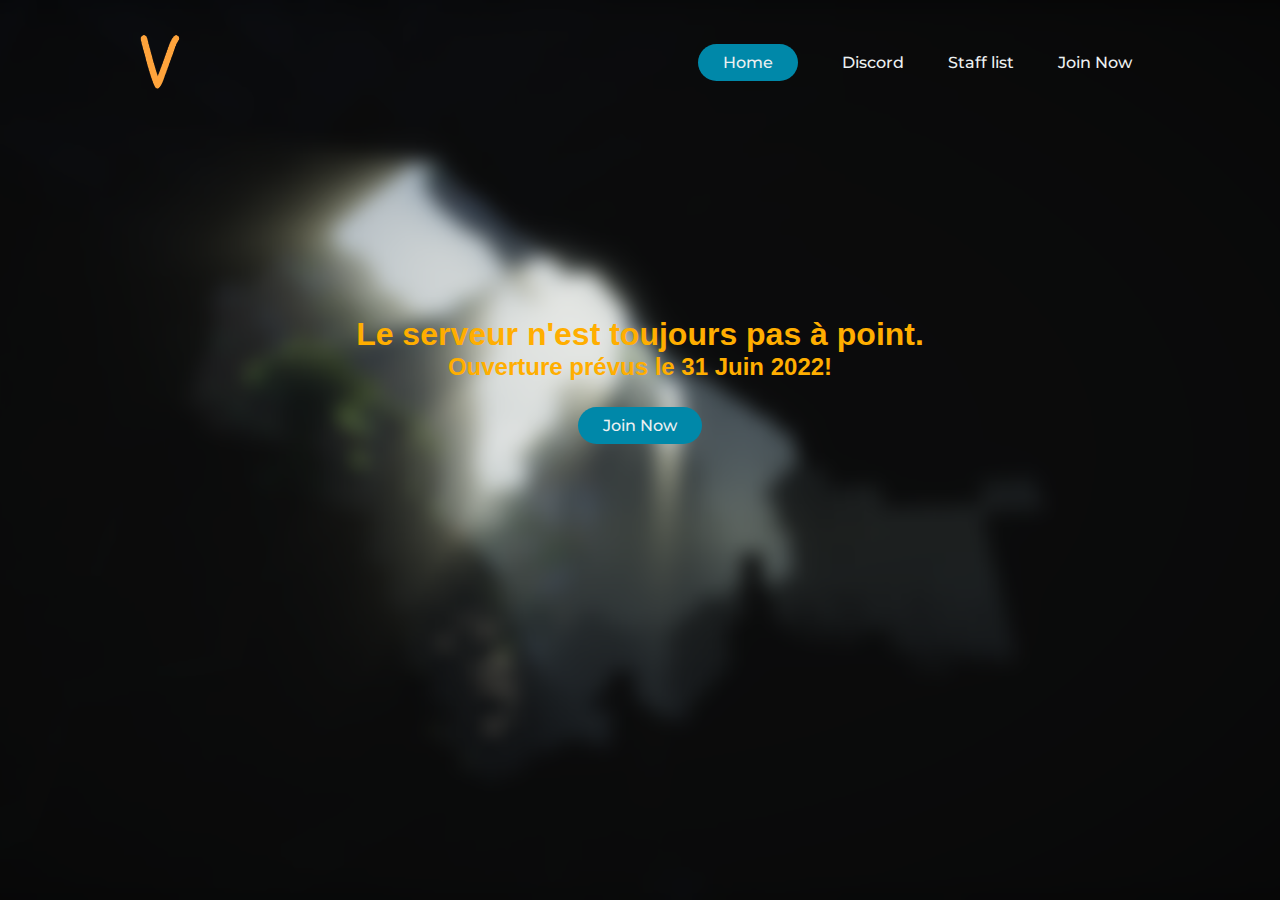
<file: index.html>
<!DOCTYPE html>
<html lang="en">
<head>
    <meta charset="UTF-8">
    <meta http-equiv="X-UA-Compatible" content="IE=edge">
    <meta name="viewport" content="width=device-width, initial-scale=1.0">
    <title>Home Volarium</title>
    <link rel="stylesheet" href="css/home.css">
    <link rel="icon" type="image/png" sizes="64x64" href="img/volarium3.png">
</head>
<body>
    <section id="banner">
        
        <header class="nav_item">
            
    
            <img class="logo" src="img/volarium3.png" href="index.html" alt="logo">
            <div>
                <nav>
                
                <ul class="nav_links">
                    <li><a href="index.html"><button>Home</button></a></li>
                    <li><a href="Discord.html">Discord</a></li>
                    
                    <li><a href="staff.html">Staff list</a></li>
                    <li><a href="Joinnow.html">Join Now</a>
                </ul>
            </nav>  
            </div>
        </header>
        <h1>Le serveur n'est toujours pas à point.</h1>
        <h2>Ouverture prévus le 31 Juin 2022!</h1>
        <a class="button" href="Joinnow.html"><button>Join Now</button></a>
    </section>
             
             
    
</body>

</html>
</file>
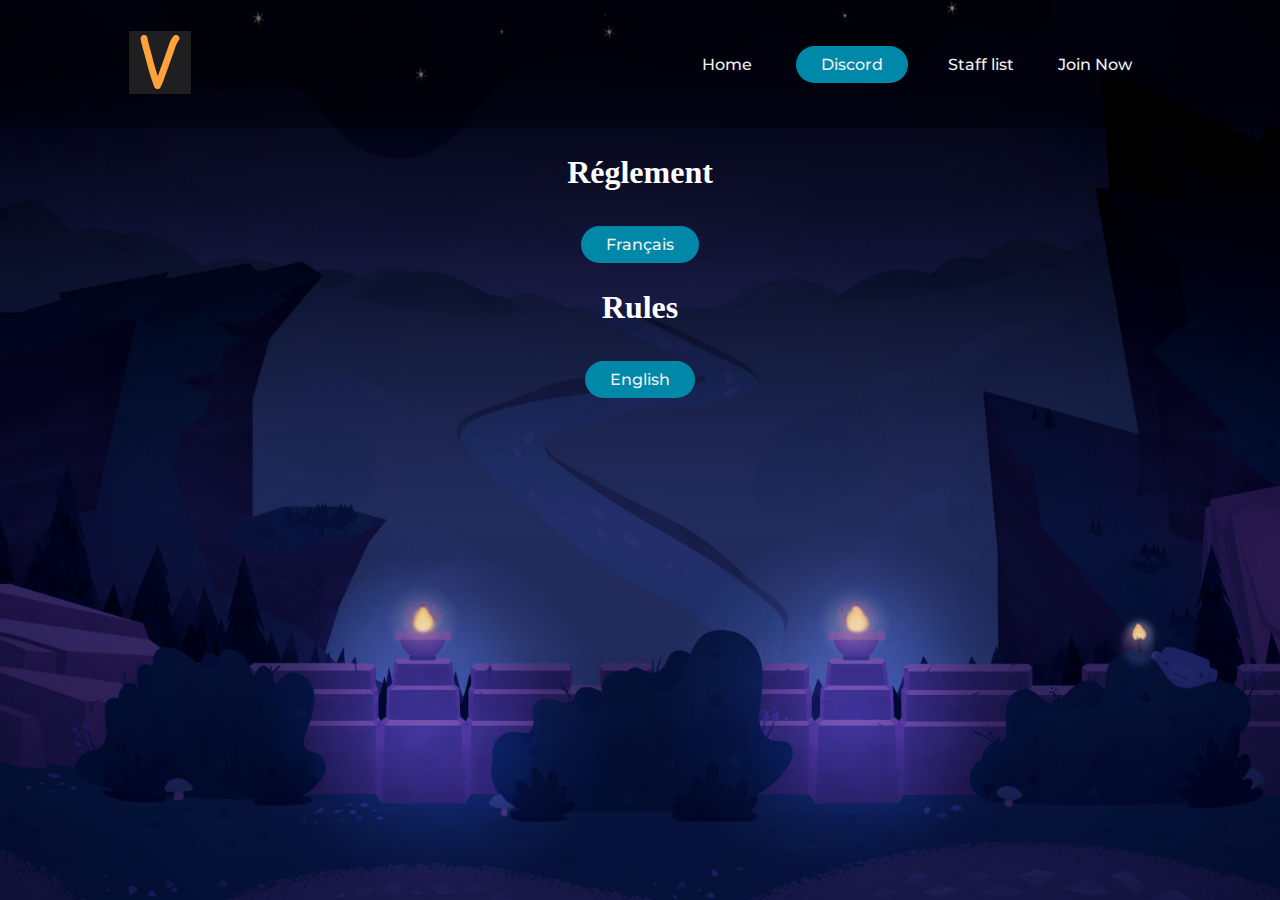
<file: Discord.html>
<!DOCTYPE html>
    <head>
        <meta charset="utf-8">
        <meta http-equiv="X-UA-Compatible" content="IE=edge">
        <title>Discord Volarium</title>
        <meta name="description" content="">
        <meta name="viewport" content="width=device-width, initial-scale=1">
        <link rel="stylesheet" href="css/discord.css">
        <link href="https://fonts.googleapis.com/css?family=Montserrat:500&display=swap" rel="stylesheet">
        <link rel="icon" type="image/png" sizes="64x64" href="img/volarium2.png">
    </head>
    <body>
        <section id="banner">
            <header class="header">
                <a class="logo"  href="index.html"><img src="img/volarium2.png" alt="logo"></a>
                <div class="nav">
                    
                    <nav >
                        
                        <ul class="nav_links">
                            
                            <li><a href="index.html">Home</a></li>
                            <li><a  href="Discord.html"><button>Discord</button></a>
                            
                            <li><a href="staff.html">Staff list</a></li>
                            <li><a href="Joinnow.html">Join Now</a></li>
                        </ul>
                    </nav>
                </div>
                
            </header>
            
                <h1>Réglement</h1>
                <a class="button" href="reglement.html"><button>Français</button></a></li>
                <h1>Rules</h1>
                <a class="button" href="rules.html"><button>English</button></a></li>
            
        </section>
        
        
    </body>
</html>
</file>
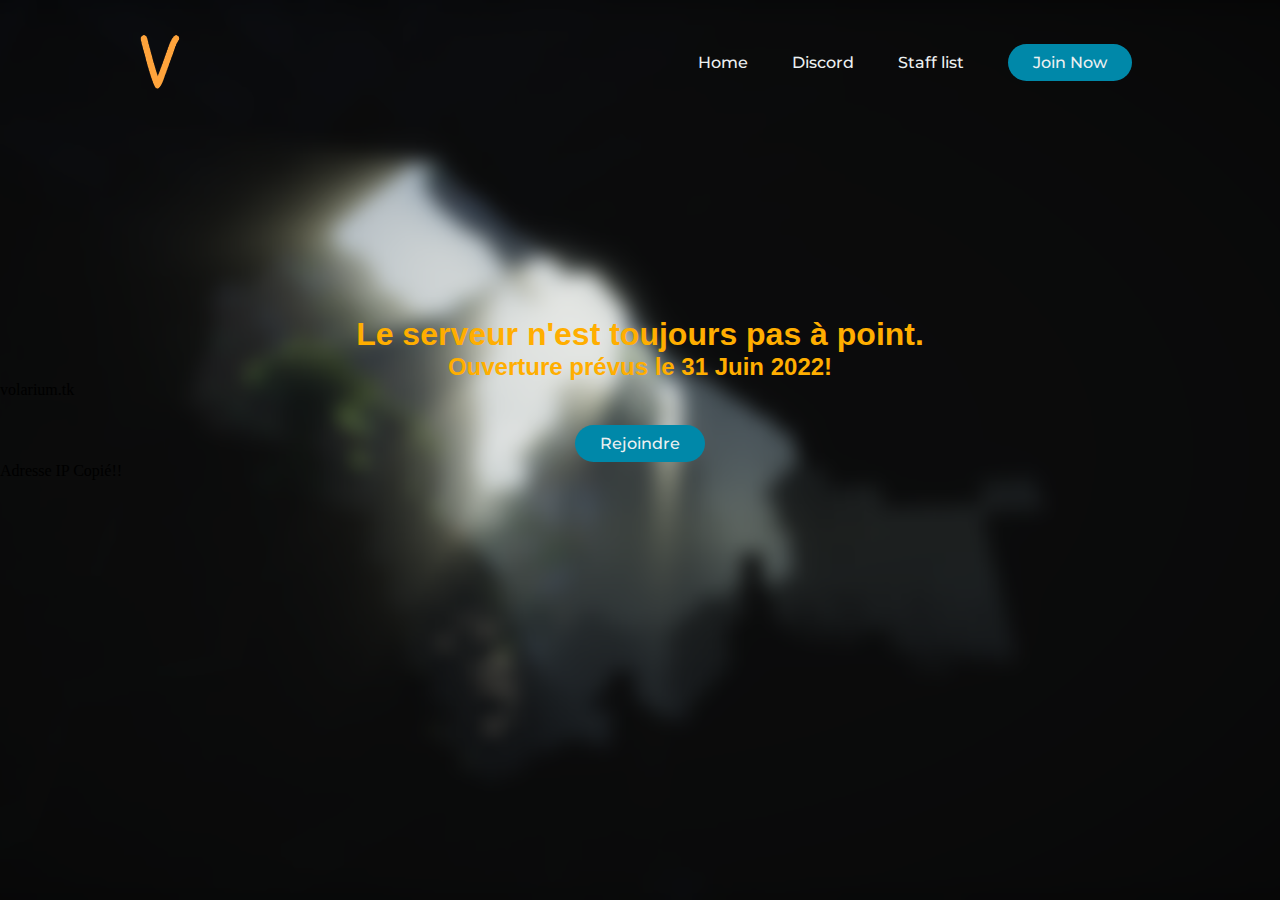
<file: Joinnow.html>
<!DOCTYPE html>
<html lang="en">
<head>
    <meta charset="UTF-8">
    <meta http-equiv="X-UA-Compatible" content="IE=edge">
    <meta name="viewport" content="width=device-width, initial-scale=1.0">
    <title>Join - Volarium | Welcome</title>
    <link rel="stylesheet" href="css/home.css">
    <link rel="icon" type="image/png" sizes="64x64" href="img/volarium3.png">
</head>
<body>
    <section id="banner">
        
        <header class="nav_item">
            
    
            <img class="logo" src="img/volarium3.png" href="index.html" alt="logo">
            <div>
                <nav>
                
                <ul class="nav_links">
                    <li><a href="index.html">Home</a></li>
                    <li><a href="Discord.html">Discord</a></li>
                    
                    <li><a href="staff.html">Staff list</a></li>
                    <li><a href="Joinnow.html"><button>Join Now</button></a>
                </ul>
            </nav>  
            </div>
        </header>
        <h1>Le serveur n'est toujours pas à point.</h1>
        <h2>Ouverture prévus le 31 Juin 2022!</h1>
            
            <p2 id="text2" class="ip">volarium.tk</p2>
            <div class="container">
                <p3 class="button"><button class="join" onclick="copy('text2')">Rejoindre</button></p3>
                <p id="alert">Adresse IP Copié!!</p>
            </div>
            <script src="script.js"></script>
    </section>
             
             
    
</body>

</html>
</file>
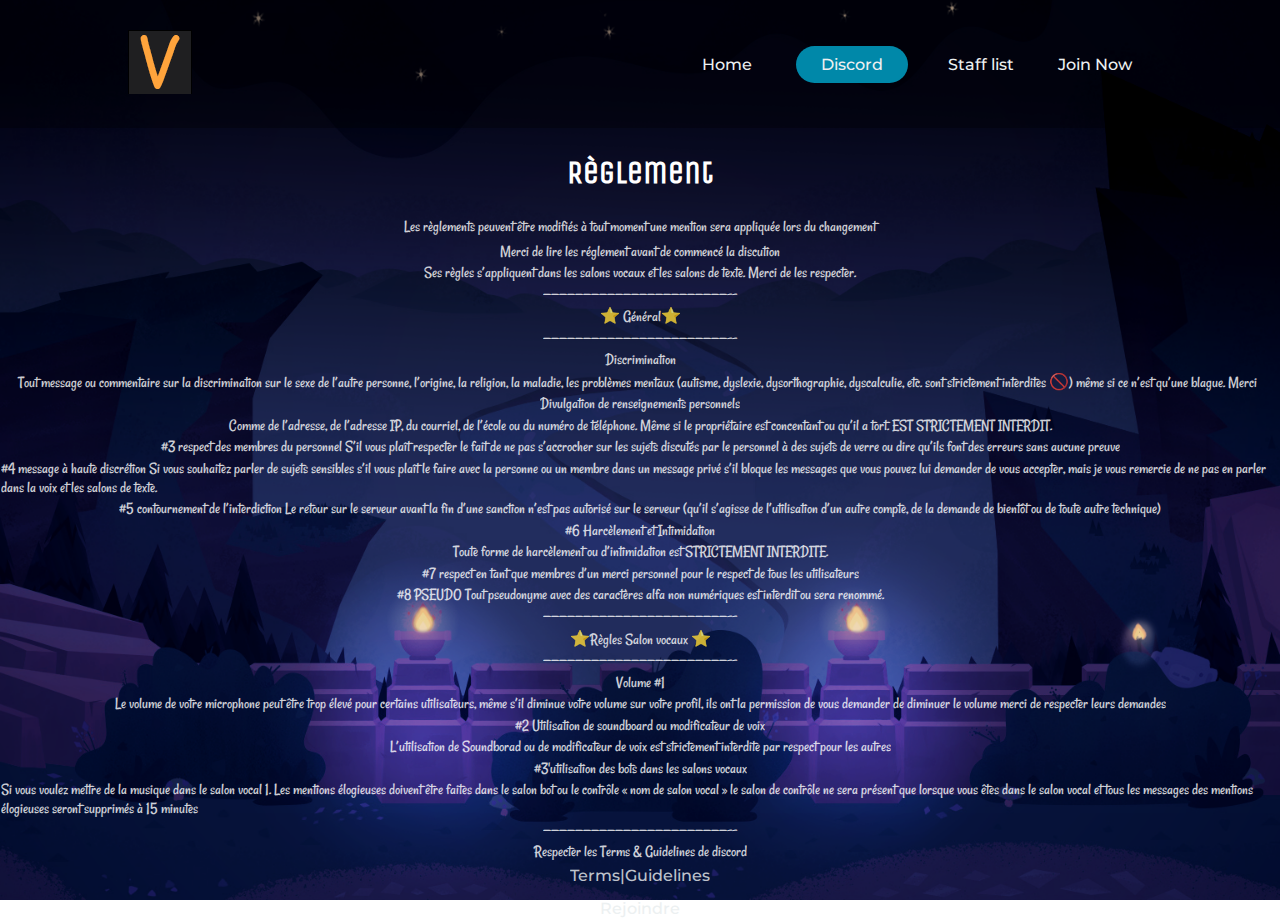
<file: reglement.html>
<!DOCTYPE html>
    <head>
        <meta charset="utf-8">
        <meta http-equiv="X-UA-Compatible" content="IE=edge">
        <title>Discord Volarium</title>
        <meta name="description" content="">
        <meta name="viewport" content="width=device-width, initial-scale=1">
        <link rel="stylesheet" href="css/discord.css">
        <link href="https://fonts.googleapis.com/css?family=Montserrat:500&display=swap" rel="stylesheet">
        <link rel="preconnect" href="https://fonts.googleapis.com">
<link rel="preconnect" href="https://fonts.gstatic.com" crossorigin>
<link href="https://fonts.googleapis.com/css2?family=Birthstone&display=swap" rel="stylesheet">
<link href="https://fonts.googleapis.com/css2?family=Birthstone&family=Unica+One&display=swap" rel="stylesheet">
<link href="https://fonts.googleapis.com/css2?family=Rancho&family=Unica+One&display=swap" rel="stylesheet">
        <link rel="icon" type="image/png" sizes="64x64" href="img/volarium2.png">
    </head>
    <body>
        <section id="banner">
            <header class="header">
                <a class="logo"  href="index.html"><img src="img/volarium2.png" alt="logo"></a>
                <div class="nav">
                    
                    <nav >
                        
                        <ul class="nav_links">
                            
                            <li><a href="index.html">Home</a></li>
                            <li><a  href="Discord.html"><button>Discord</button></a>
                            
                            <li><a href="staff.html">Staff list</a></li>
                            <li><a href="Joinnow.html">Join Now</a></li>
                        </ul>
                    </nav>
                </div>
                
            </header>
            <h1 >Règlement </h1>
            <div class="regle">
            
        <p >Les règlements peuvent être modifiés à tout moment une mention sera appliquée lors du changement</p>       <p style=color:var(--secondary-text-color);"></p>
        <p >Merci de lire les réglement avant de commencé la discution</p>
            <p >Ses règles s’appliquent dans les salons vocaux et les salons de texte. Merci de les respecter.</P>
                <p >———————————————————————--</p>
            <p ></style>  ⭐️ Général⭐️</p> 
            <p >———————————————————————--</p>
            <p></style>Discrimination</p>
                <p>Tout message ou commentaire sur la discrimination sur le sexe de l’autre personne, l’origine, la religion, la maladie, les problèmes mentaux (autisme, dyslexie, dysorthographie, dyscalculie, etc. sont strictement interdites 🚫) même si ce n’est qu’une blague. Merci  </p>
                <p ></style>Divulgation de renseignements personnels</p> 
                
                <p> Comme de l’adresse, de l’adresse IP, du courriel, de l’école ou du numéro de téléphone. Même si le propriétaire est concentant ou qu’il a tort. EST STRICTEMENT INTERDIT.</p>
                
                <p>#3 respect des membres du personnel
                S’il vous plaît respecter le fait de ne pas s’accrocher sur les sujets discutés par le personnel à des sujets de verre ou dire qu’ils font des erreurs sans aucune preuve</p>    
                 <p>#4 message à haute discrétion
                Si vous souhaitez parler de sujets sensibles s’il vous plaît le faire avec la personne ou un membre dans un message privé s’il bloque les messages que vous pouvez lui demander de vous accepter, mais je vous remercie de ne pas en parler dans la voix et les salons de texte.</p>  
                <p >#5 contournement de l’interdiction
                Le retour sur le serveur avant la fin d’une sanction n’est pas autorisé sur le serveur (qu’il s’agisse de l’utilisation d’un autre compte, de la demande de bientôt ou de toute autre technique) </p>

                <p >#6 Harcèlement et Intimidation </p>
                <p >Toute forme de harcèlement ou d’intimidation est STRICTEMENT INTERDITE.</p>
                
                <p >#7 respect en tant que membres d’un merci personnel pour le respect de tous les utilisateurs</p>
                
                <p >#8 PSEUDO
                Tout pseudonyme avec des caractères alfa non numériques est interdit ou sera renommé.</p>  
                <p>———————————————————————--</p>
                <p >⭐️Règles Salon vocaux ⭐️</p>
                <p >———————————————————————--</p>
                <p >Volume #1</p>
                <p >Le volume de votre microphone peut être trop élevé pour certains utilisateurs, même s’il diminue votre volume sur votre profil, ils ont la permission de vous demander de diminuer le volume
                    merci de respecter leurs demandes</p>
                    <p >#2 Utilisation de soundboard ou  modificateur de voix</p>
                    <p >L’utilisation de Soundborad ou de modificateur de voix est strictement interdite par respect pour les autres</p>
                    <p >#3'utilisation des bots dans les salons vocaux</p>
                    <p >Si vous voulez mettre de la musique dans le salon vocal 1. Les mentions élogieuses doivent être faites dans le salon bot ou le contrôle « nom de salon vocal » le salon de contrôle ne sera présent que lorsque vous êtes dans le salon vocal et tous les messages des mentions élogieuses seront supprimés à 15 minutes</p>
                    <p >———————————————————————--</p>
                    <p>Respecter les Terms & Guidelines de discord</p>
                    <p></p>
                </div>
                    <p>    <a href="https://dis.gd/terms " >Terms <a>|</a><a href="https://dis.gd/guidelines"> Guidelines</p> <p>    </p>
                <a href="https://discord.gg/DwhNkpqAUQ" class="button" >Rejoindre</a>
            
            
        </section>
        
        
    </body>
</html>
</file>
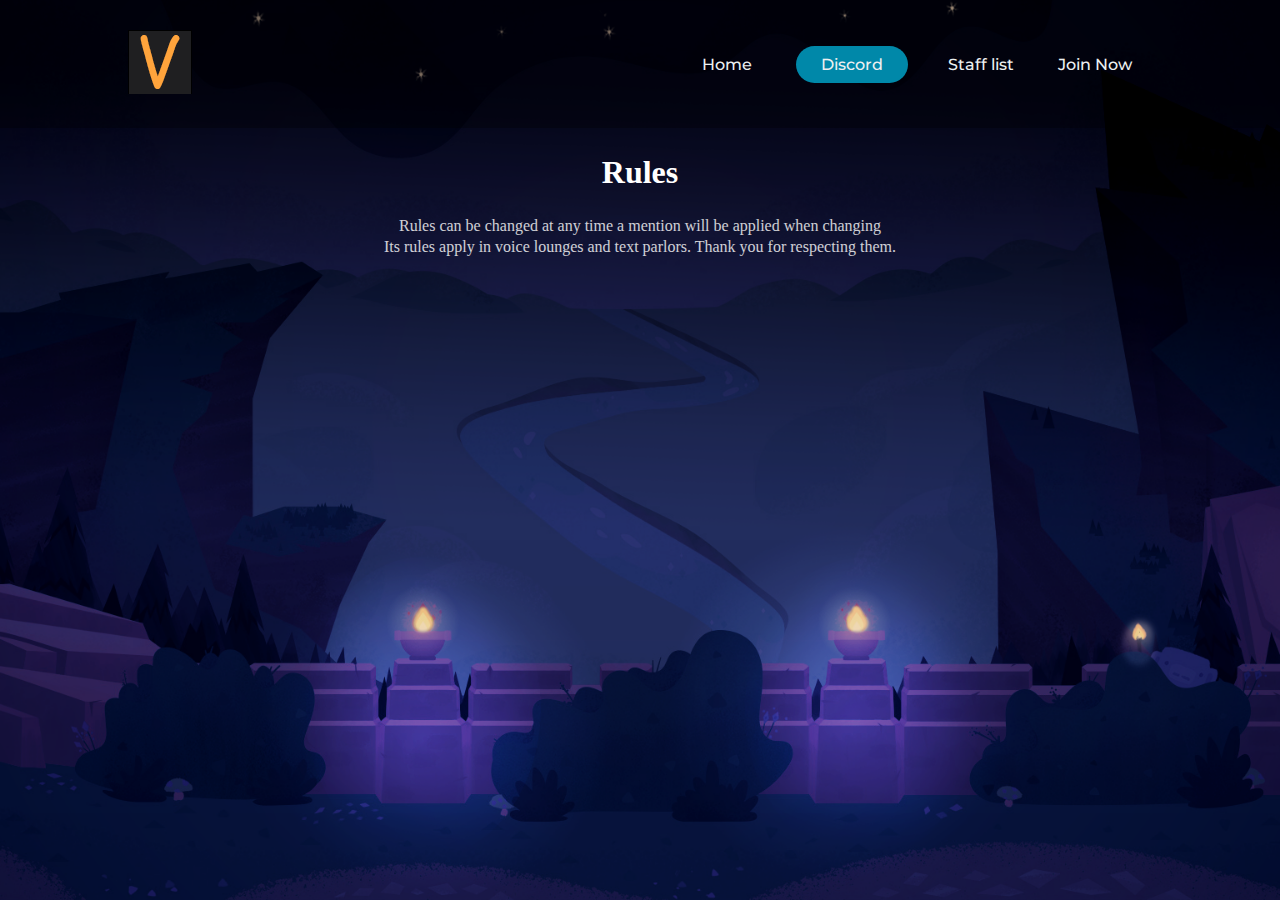
<file: rules.html>
<!DOCTYPE html>
    <head>
        <meta charset="utf-8">
        <meta http-equiv="X-UA-Compatible" content="IE=edge">
        <title>Discord Volarium</title>
        <meta name="description" content="">
        <meta name="viewport" content="width=device-width, initial-scale=1">
        <link rel="stylesheet" href="css/discord.css">
        <link href="https://fonts.googleapis.com/css?family=Montserrat:500&display=swap" rel="stylesheet">
        <link rel="icon" type="image/png" sizes="64x64" href="img/volarium2.png">
    </head>
    <body>
        <section id="banner">
            <header class="header">
                <a class="logo"  href="index.html"><img src="img/volarium2.png" alt="logo"></a>
                <div class="nav">
                    
                    <nav >
                        
                        <ul class="nav_links">
                            
                            <li><a href="index.html">Home</a></li>
                            <li><a href="Discord.html"><button>Discord</button></a>
                            
                            <li><a href="staff.html">Staff list</a></li>
                            <li><a href="Joinnow.html">Join Now</a></li>
                        </ul>
                    </nav>
                </div>
                
            </header>
            <h1>Rules</h1>
            <p>Rules can be changed at any time a mention will be applied when changing</p>
            <p>Its rules apply in voice lounges and text parlors. Thank you for respecting them.</p>
                
            
        </section>
        
        
    </body>
</html>
</file>
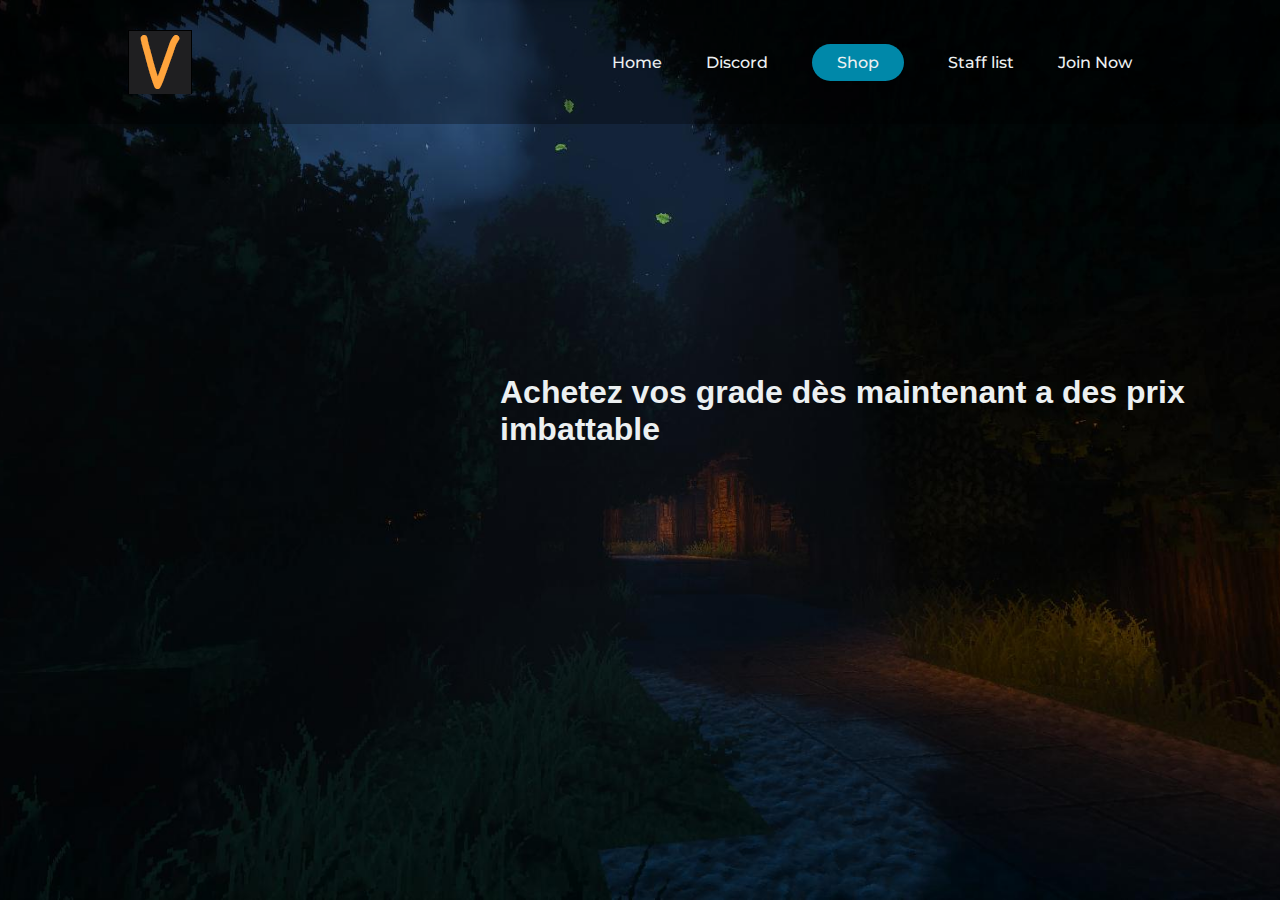
<file: shop.html>
<!DOCTYPE html>
<html lang="en">
<head>
    <meta charset="UTF-8">
    <meta http-equiv="X-UA-Compatible" content="IE=edge">
    <meta name="viewport" content="width=device-width, initial-scale=1.0">
    <title>Volarium - Shop | Welcome</title>
    <link rel="stylesheet" href="css/shop.css">
    <link rel="icon" type="image/png" sizes="64x64" href="img/volarium2.png">
</head>
<body>
    <section id="banner">
    <header class="header">
        <img class="logo" src="img/volarium2.png" href="index.html" alt="logo">
            <nav>
                
                <ul class="nav_links">
                    <li><a href="index.html">Home</a></li>
                    <li><a href="Discord.html">Discord</a></li>
                    <li><a href="shop.html"><button>Shop</button></a></li>
                    <li><a href="staff.html">Staff list</a></li>
                    <li><a  href="Joinnow.html">Join Now</a>
                </ul>
            </nav>
        
        
        
        
    </header>
    <DIV>
        <h1>Achetez vos grade dès maintenant a des prix imbattable</h1>
        
    </DIV>
</section>
</body>
</html>
</file>
<file: css/home.css>
@import url('https://fonts.googleapis.com/css2?family=Montserrat:wght@500&display=swap');

*{
  box-sizing: border-box;
  margin: 0;
  padding: 0;
  

}
#banner{
    background: linear-gradient(90deg, rgba(0, 0, 0, 0.785) 0%, rgba(0,0,0,0.7483368347338936) 42%, rgba(0,0,0,0.41220238095238093) 100%);
    background: url(home.png);
    background-size: cover;
    background-position: center;
    height: 100vh;
  }

h1{
    color:#ffae00;
    display: flex;
    justify-content: center;
    padding-top: 15%;
    font-family:-apple-system, BlinkMacSystemFont, 'Segoe UI', Roboto, Oxygen, Ubuntu, Cantarell, 'Open Sans', 'Helvetica Neue', sans-serif
    
    
}
h2{
    color:#ffae00;
    display: flex;
    justify-content: center;
    font-family:-apple-system, BlinkMacSystemFont, 'Segoe UI', Roboto, Oxygen, Ubuntu, Cantarell, 'Open Sans', 'Helvetica Neue', sans-serif  
}
header {
    
    text-decoration: none;

}



button {
    padding: 9px 25px;
    background-color: rgba(0,136,169,1) ;
    border: none;
    border-radius: 50px;
    cursor:pointer;
    transition: all 0.3s ease 0s;
    
}
button:hover {
    background-color: rgba(0,136,169,0.5) ;
}


li,a, button {
    font-family: montserrat;
    font-weight: 500;
    font-size: 16px;
    color: #ecf0f1;
    
    text-decoration: none;
    z-index: 1;
}
header{
    display: flex;
    justify-content: end;
    align-items: center;
    padding: 30px 10%;
    text-decoration: none;
}

.nav_links li a {
    transition: all 0.3s ease 0s;
}

.nav_links li a:hover {
    color: #0088a9;
}

.logo {
    cursor: pointer;
    margin-right: auto;
    justify-content: left;
}

.nav_links
{
    list-style: none;
}
.nav_links li {
    display: inline-block;
    padding: 0px 20px;
    text-decoration: none;

}


.play:hover{
    background-color: rgba(0,136,169,0.5) ;
}
.button{
    display: flex;
    justify-content: center;
    align-items: center;
    padding-top: 2%;
}
</file>
<file: css/discord.css>
@import url('https://fonts.googleapis.com/css2?family=Montserrat:wght@500&display=swap');

*{
  box-sizing: border-box;
  margin: 0;
  padding: 0;
  

}
.header{
background-color: rgba(0, 0, 0, 0.3);
}
#banner{
    background: url(discordpng.png);
    background-size: cover;
    background-position: center;
    height: 100vh;
  }
.button{
    display: flex;
    justify-content: center;
    align-items: center;
    padding-top: 10px;
}
h1{
    display: flex;
    justify-content: center;
    align-items: center;
    color:#ecf0f1;
    padding: 2%;
    font-family:-apple-system, BlinkMacSystemFont, 'Segoe UI', Roboto, Oxygen, Ubuntu, Cantarell, 'Open Sans', 'Helvetica Neue', sans-serif
    
    
}

  h1 {
    color: rgb(255, 255, 255);
    font-weight: 300px;
    
    font-family: 'Unica One', cursive;
  
  }
  
  p {
    display: flex;
    justify-content: center;
    align-items: center;
    color:#ffff;
    padding: 0.1%;
    font-weight: 0.9;
    opacity: 0.8;
    font-family: 'Rancho', cursive;
  
  }
  
  h2 {
    padding-top: 10px;
    color: #ffff;
    font-weight: 0.2;
    opacity: 0.8;
  }
header {
    
    text-decoration: none;

}



button {
    padding: 9px 25px;
    background-color: rgba(0,136,169,1) ;
    border: none;
    border-radius: 50px;
    cursor:pointer;
    transition: all 0.3s ease 0s;
    
}
button:hover {
    background-color: rgba(0,136,169,0.5) ;
}


li,a, button {
    font-family: montserrat;
    font-weight: 500;
    font-size: 16px;
    color: #ecf0f1;
    
    text-decoration: none;
    z-index: 1;
}
header{
    display: flex;
    justify-content: end;
    align-items: center;
    padding: 30px 10%;
    text-decoration: none;
}

.nav_links li a {
    transition: all 0.3s ease 0s;
}

.nav_links li a:hover {
    color: #0088a9;
}

.logo {
    cursor: pointer;
    margin-right: auto;
    justify-content: left;
}

.nav_links
{
    list-style: none;
}
.nav_links li {
    display: inline-block;
    padding: 0px 20px;
    text-decoration: none;

}

.play {
    
    margin-top: 2rem;
    margin-left: 850px;
    align-self: center;
    font-family: montserrat;
    font-weight: 500;
    font-size: 16px;
    color: #ecf0f1;
    text-decoration: none;
    background-color: rgba(0,136,169,1) ;
    border: none;
    border-radius: 50px;
    cursor:pointer;
    transition: all 0.3s ease 0s;
    
}
.play:hover{
    background-color: rgba(0,136,169,0.5) ;
}
</file>
<file: css/shop.css>
@import url('https://fonts.googleapis.com/css2?family=Montserrat:wght@500&display=swap');

*{
  box-sizing: border-box;
  margin: 0;
  padding: 0;
  

}
.header{
background-color: rgba(0, 0, 0, 0.3);
}
#banner{
    background: url(shop.jpg);
    background-size: cover;
    background-position: center;
    height: 100vh;
  }

h1{
    color:#ecf0f1;
    padding-top: 250px;
    padding-left: 500px;
    font-family:-apple-system, BlinkMacSystemFont, 'Segoe UI', Roboto, Oxygen, Ubuntu, Cantarell, 'Open Sans', 'Helvetica Neue', sans-serif
    
    
}
header {
    
    text-decoration: none;

}



button {
    padding: 9px 25px;
    background-color: rgba(0,136,169,1) ;
    border: none;
    border-radius: 50px;
    cursor:pointer;
    transition: all 0.3s ease 0s;
    
}
button:hover {
    background-color: rgba(0,136,169,0.5) ;
}


li,a, button {
    font-family: montserrat;
    font-weight: 500;
    font-size: 16px;
    color: #ecf0f1;
    
    text-decoration: none;
    z-index: 1;
}
header{
    display: flex;
    justify-content: end;
    align-items: center;
    padding: 30px 10%;
    text-decoration: none;
}

.nav_links li a {
    transition: all 0.3s ease 0s;
}

.nav_links li a:hover {
    color: #0088a9;
}

.logo {
    cursor: pointer;
    margin-right: auto;
    justify-content: left;
}

.nav_links
{
    list-style: none;
}
.nav_links li {
    display: inline-block;
    padding: 0px 20px;
    text-decoration: none;

}

.play {
    
    margin-top: 2rem;
    margin-left: 850px;
    align-self: center;
    font-family: montserrat;
    font-weight: 500;
    font-size: 16px;
    color: #ecf0f1;
    text-decoration: none;
    background-color: rgba(0,136,169,1) ;
    border: none;
    border-radius: 50px;
    cursor:pointer;
    transition: all 0.3s ease 0s;
    
}
.play:hover{
    background-color: rgba(0,136,169,0.5) ;
}
</file>
